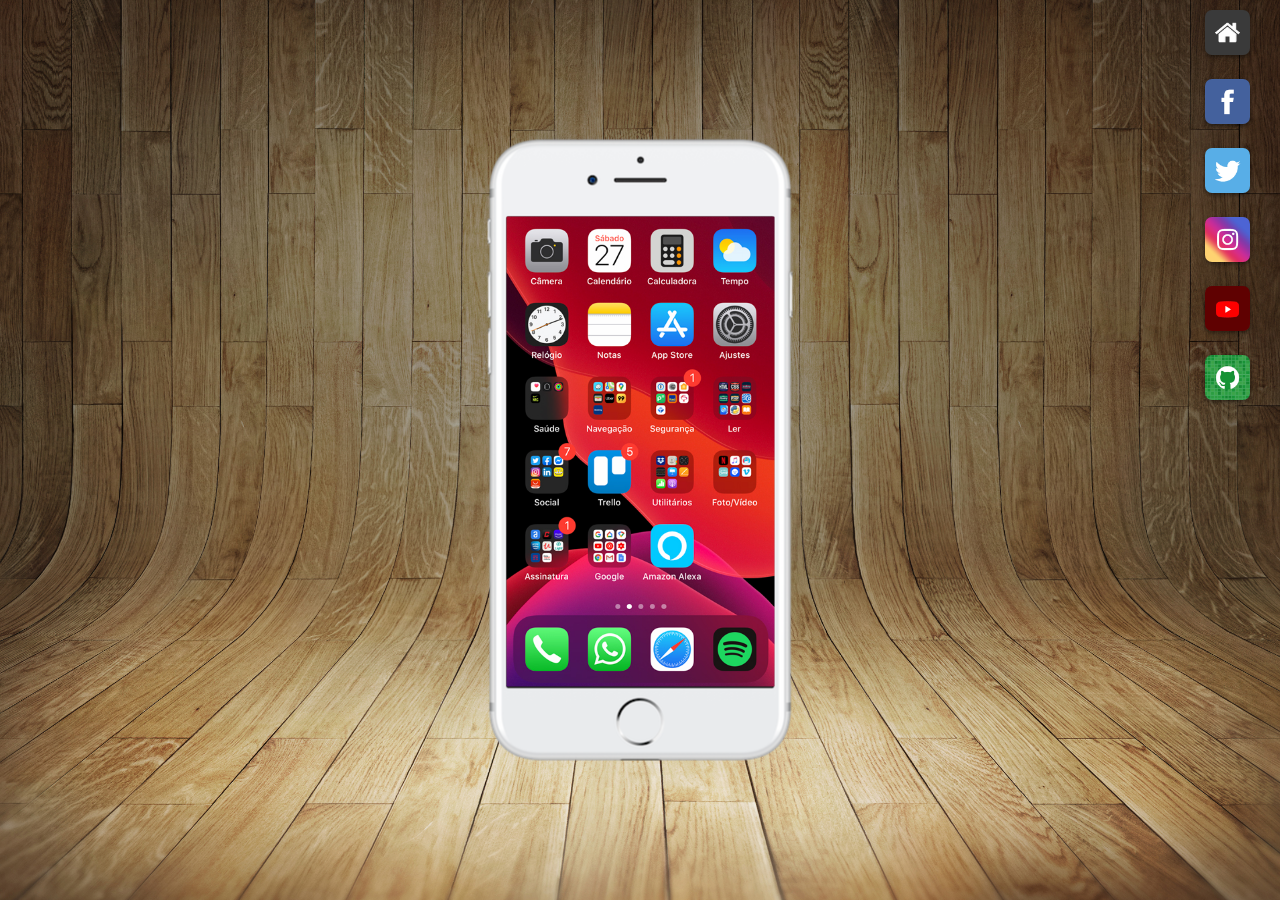
<file: index.html>
<!DOCTYPE html>
<html lang="pt-br">
<head>
    <meta charset="UTF-8">
    <meta http-equiv="X-UA-Compatible" content="IE=edge">
    <meta name="viewport" content="width=device-width, initial-scale=1.0">
    <title>Telefone</title>
    <link rel="shortcut icon" href="pacote-d013/favicon.ico" type="image/x-icon">
    <link rel="stylesheet" href="estilos/style.css">
</head>
<body>
    <main>
        <section id="telefone">
            <iframe src="home.html" frameborder="0" id="tela" name="tela"></iframe>
        </section>
        <section id="redes-sociais">
            <a href="home.html" target="tela" id="home"><img src="pacote-d013/imagens/logo-home.jpg" alt=""></a><br>
            <a href="facebook.html" target="tela" id="facebook"><img src="pacote-d013/imagens/logo-facebook.jpg" alt="" id=""></a><br>
            <a href="twitter.html" target="tela" id="twitter"><img src="pacote-d013/imagens/logo-twitter.jpg" alt=""></a><br>
            <a href="instagram.html" target="tela" id="instagram"><img src="pacote-d013/imagens/logo-instagram.jpg" alt=""></a><br>
            <a href="youtube.html" target="tela" id="youtube"><img src="pacote-d013/imagens/logo-youtube.jpg" alt=""></a><br>
            <a href="github.html" target="tela" id="github"><img src="pacote-d013/imagens/logo-github.jpg" alt=""></a><br>
        </section>
    </main>
</body>
</html>
</file>
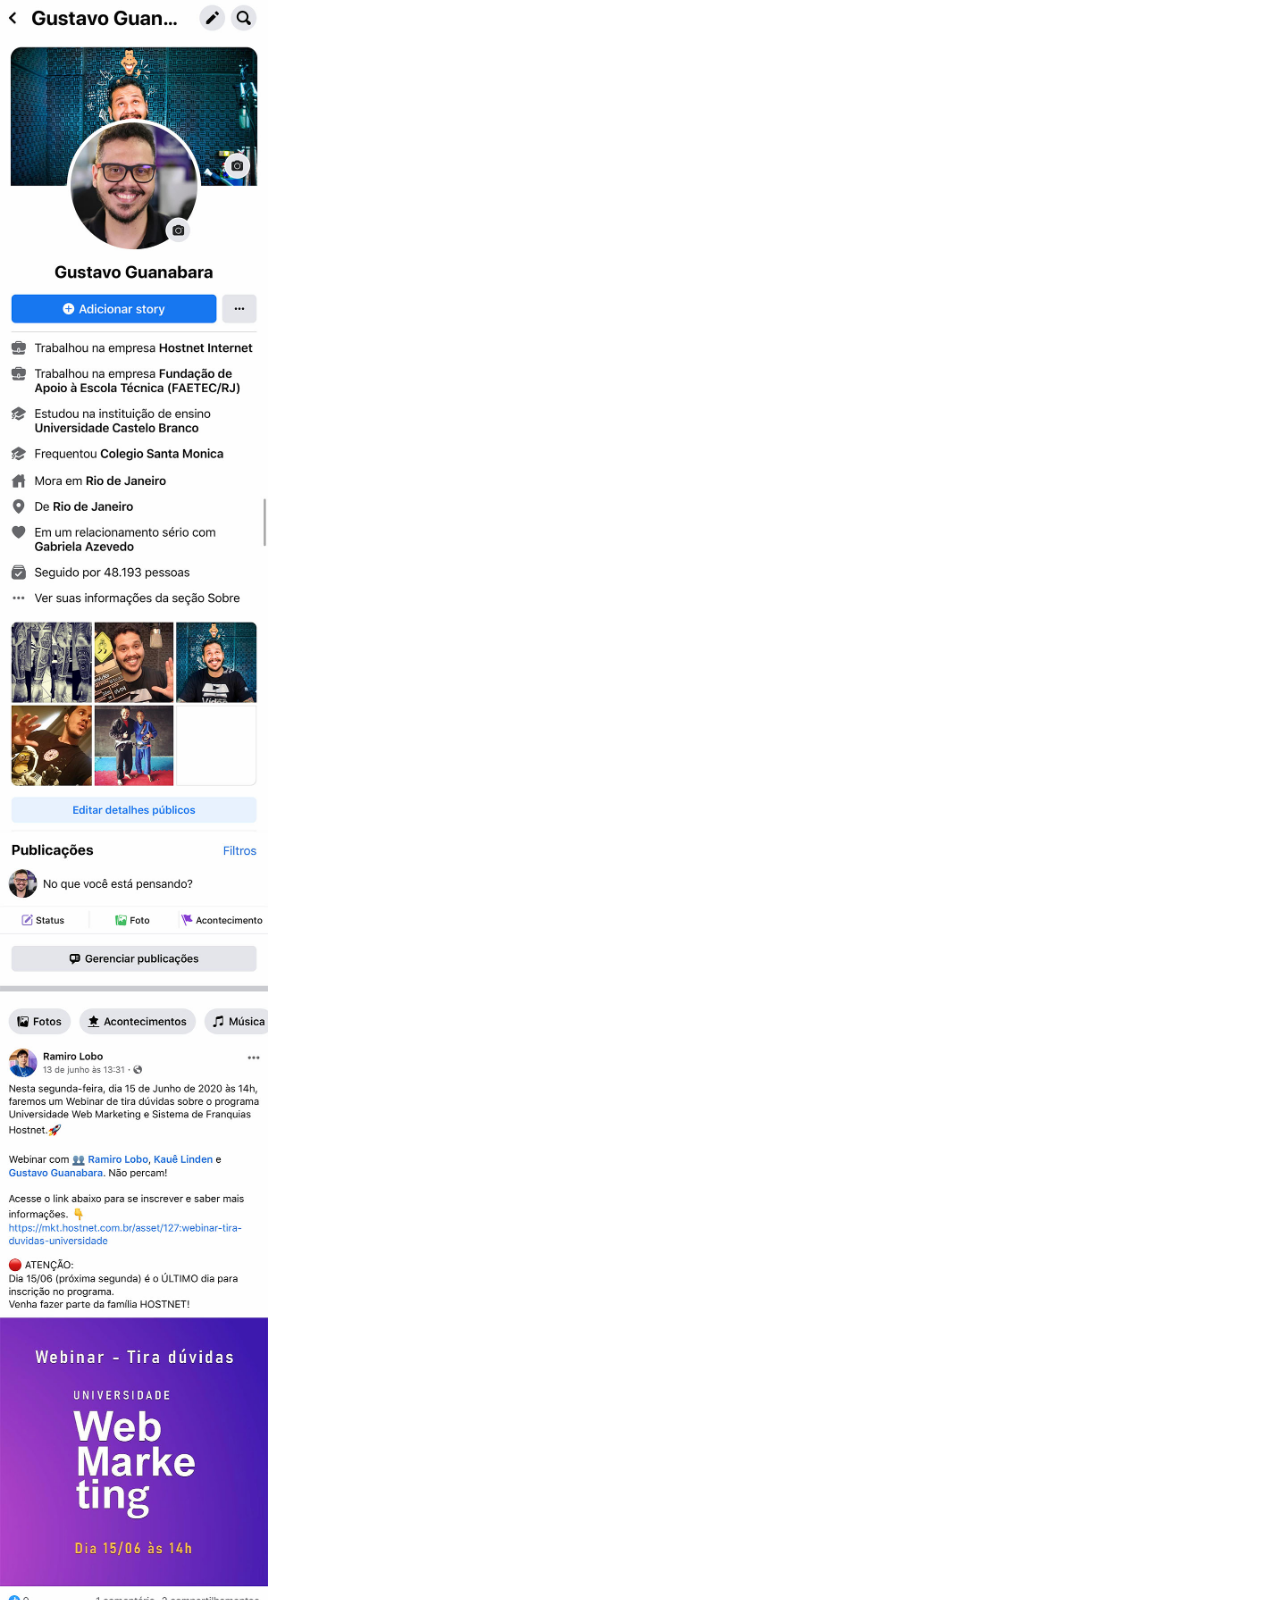
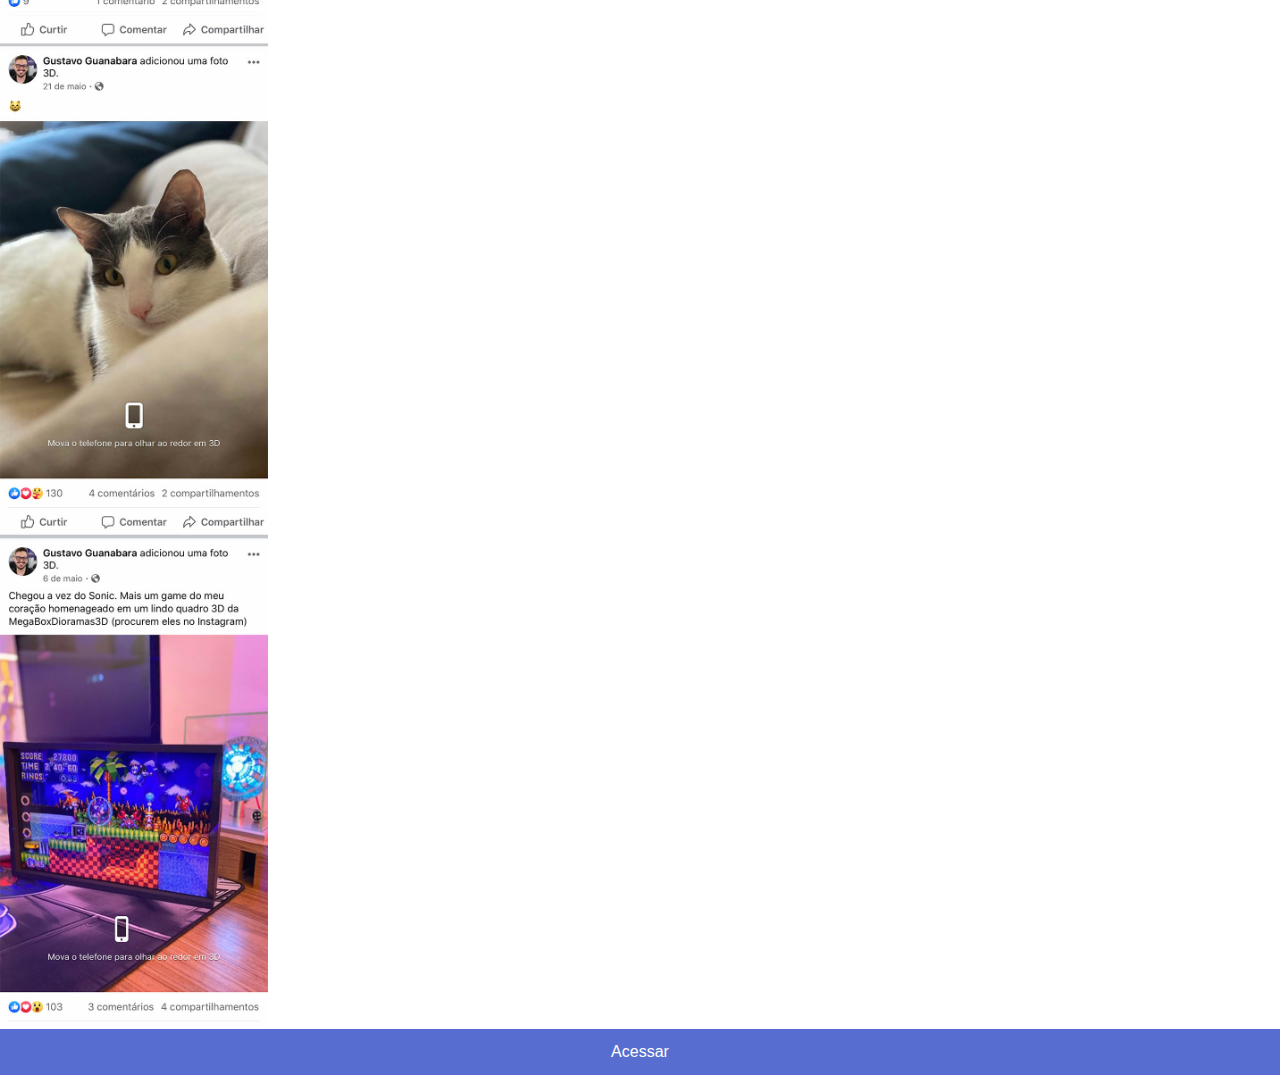
<file: facebook.html>
<!DOCTYPE html>
<html lang="pt-br">
<head>
    <meta charset="UTF-8">
    <meta http-equiv="X-UA-Compatible" content="IE=edge">
    <meta name="viewport" content="width=device-width, initial-scale=1.0">
    <title>Facebook</title>
    <link rel="stylesheet" href="estilos/sociais.css">
</head>
<body>
    <img src="pacote-d013/imagens/tela-facebook.jpg" alt="">
    <a href="http://facebook.com" target="_blank">Acessar</a>
</body>
</html>
</file>
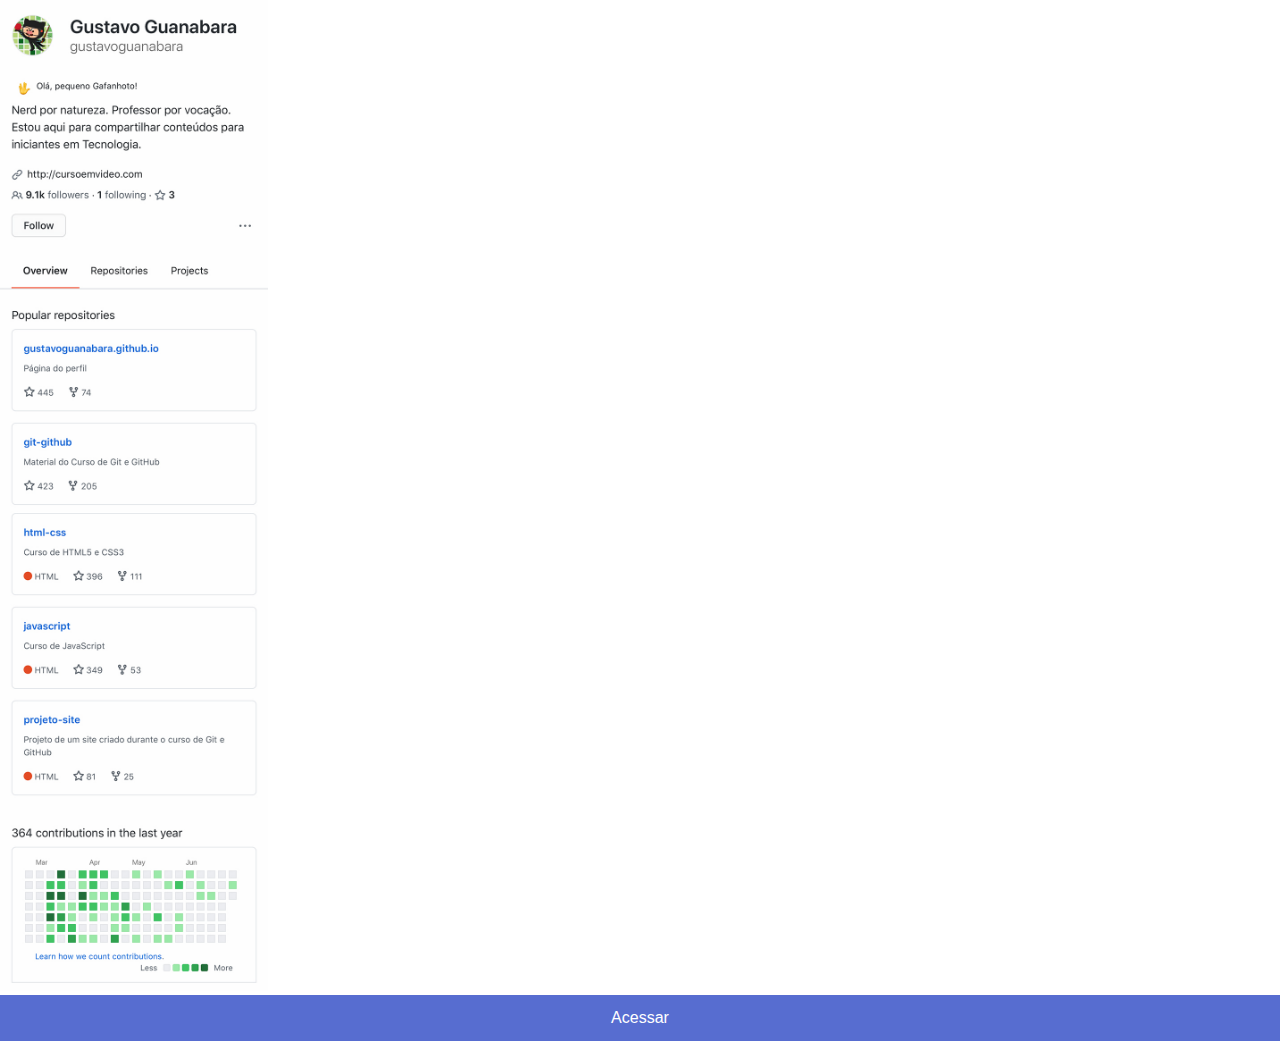
<file: github.html>
<!DOCTYPE html>
<html lang="pt-br">
<head>
    <meta charset="UTF-8">
    <meta http-equiv="X-UA-Compatible" content="IE=edge">
    <meta name="viewport" content="width=device-width, initial-scale=1.0">
    <title>Github</title>
    <link rel="stylesheet" href="estilos/sociais.css">
</head>
<body>
    <img src="pacote-d013/imagens/tela-github.jpg" alt="">
    <a href="https://github.com/leuxtc" target="_blank">Acessar</a>
</body>
</html>
</file>
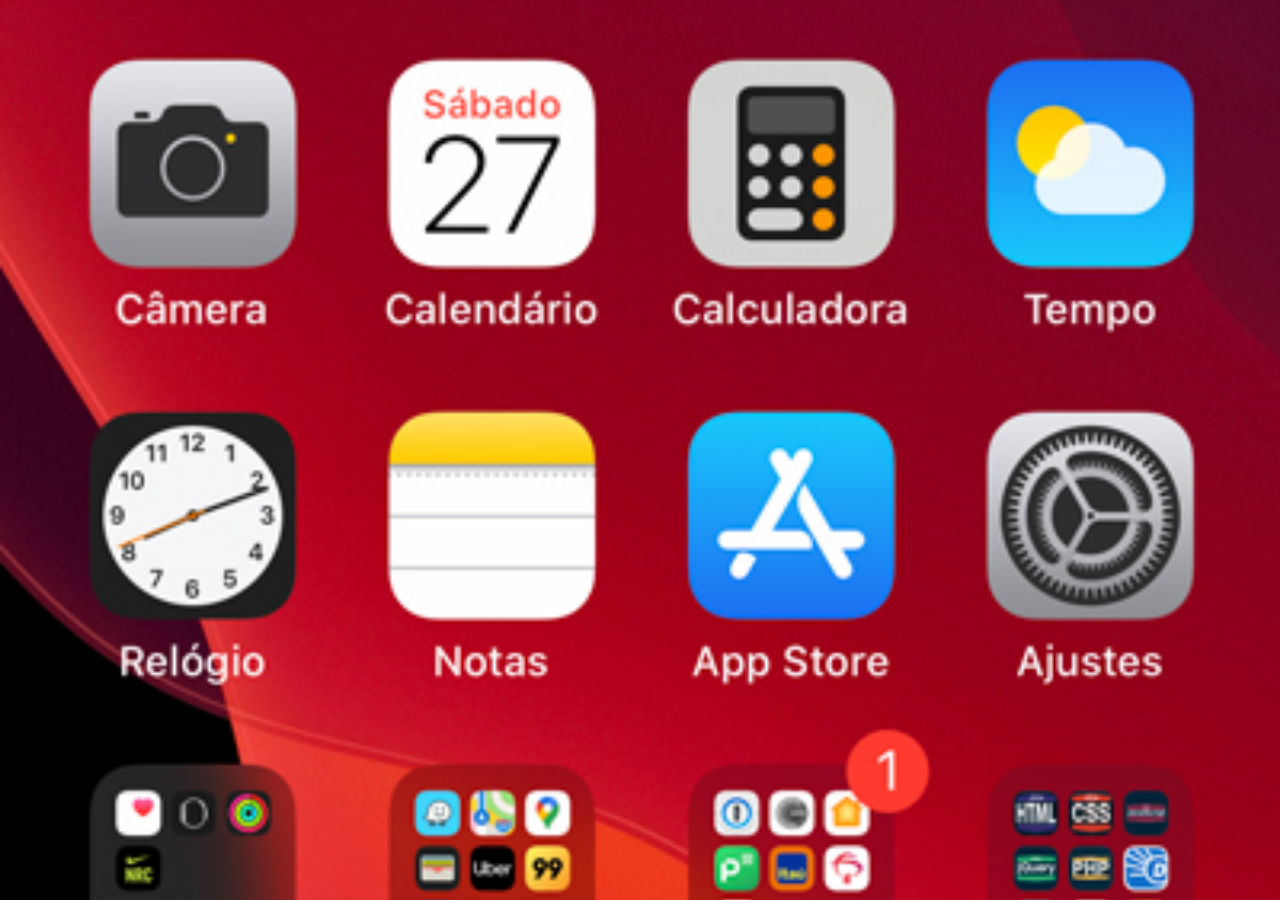
<file: home.html>
<!DOCTYPE html>
<html lang="pt-br">
<head>
    <meta charset="UTF-8">
    <meta http-equiv="X-UA-Compatible" content="IE=edge">
    <meta name="viewport" content="width=device-width, initial-scale=1.0">
    <title>Telefone</title>
    <style>
        * {
            margin: 0px;
            padding: 0px;
        }
        html, body {
            background: url('pacote-d013/imagens/tela-home.jpg') no-repeat top center;
            width: 100vw;
            height: 100vh;
            background-size: cover;
        }
    </style>
</head>
<body>
    
</body>
</html>
</file>
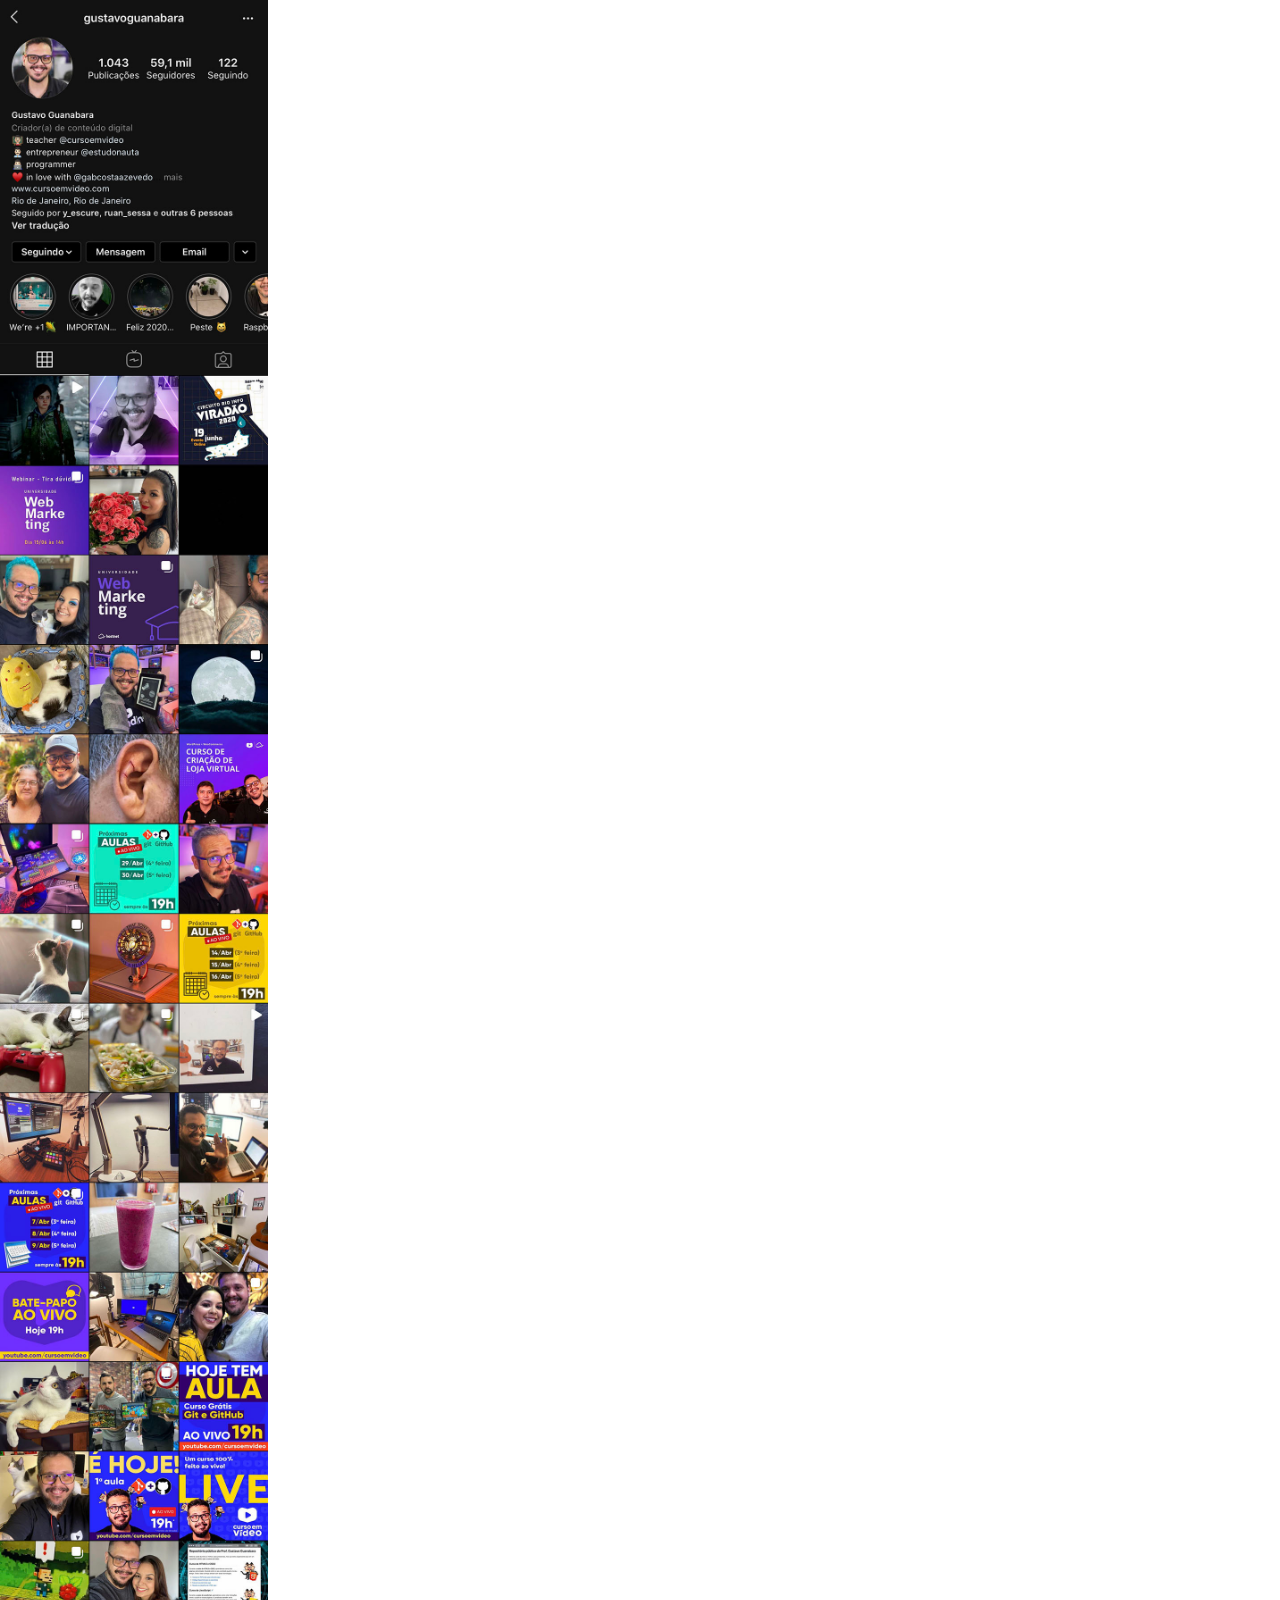
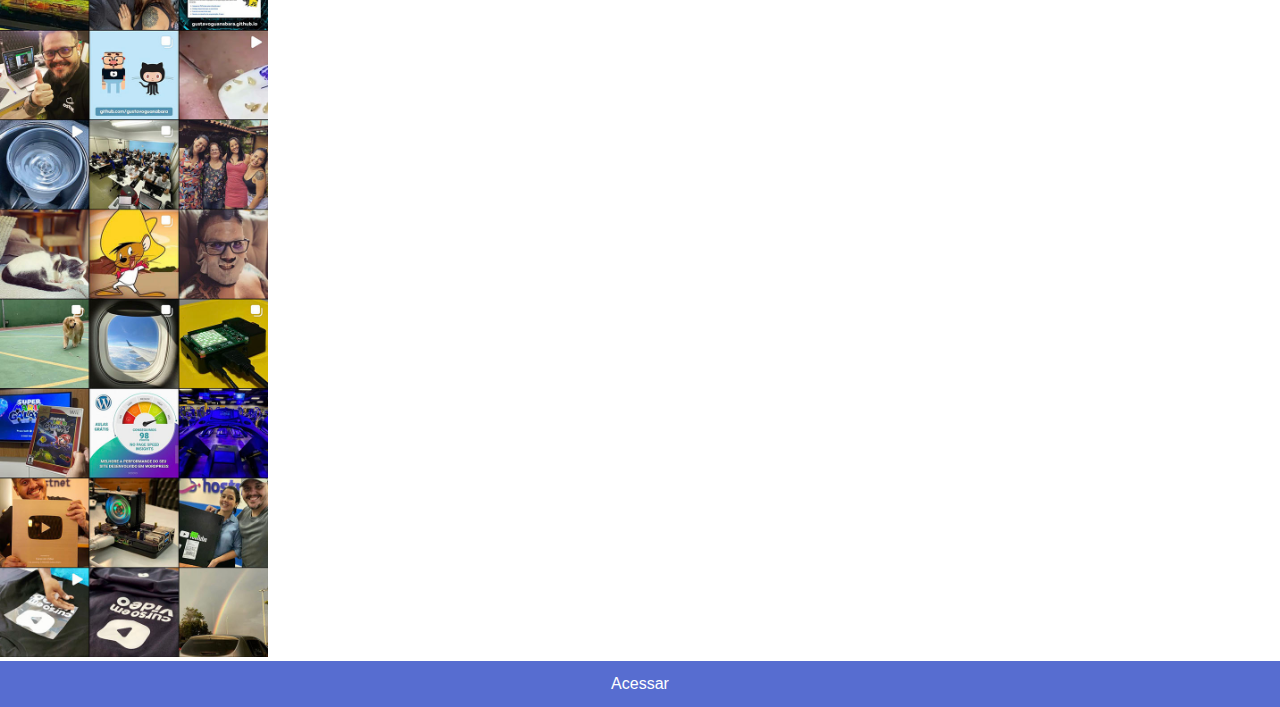
<file: instagram.html>
<!DOCTYPE html>
<html lang="pt-br">
<head>
    <meta charset="UTF-8">
    <meta http-equiv="X-UA-Compatible" content="IE=edge">
    <meta name="viewport" content="width=device-width, initial-scale=1.0">
    <title>Instagram</title>
    <link rel="stylesheet" href="estilos/sociais.css">
</head>
<body>
    <img src="pacote-d013/imagens/tela-instagram.jpg" alt="">
    <a href="http://instagram.com" target="_blank">Acessar</a>
</body>
</html>
</file>
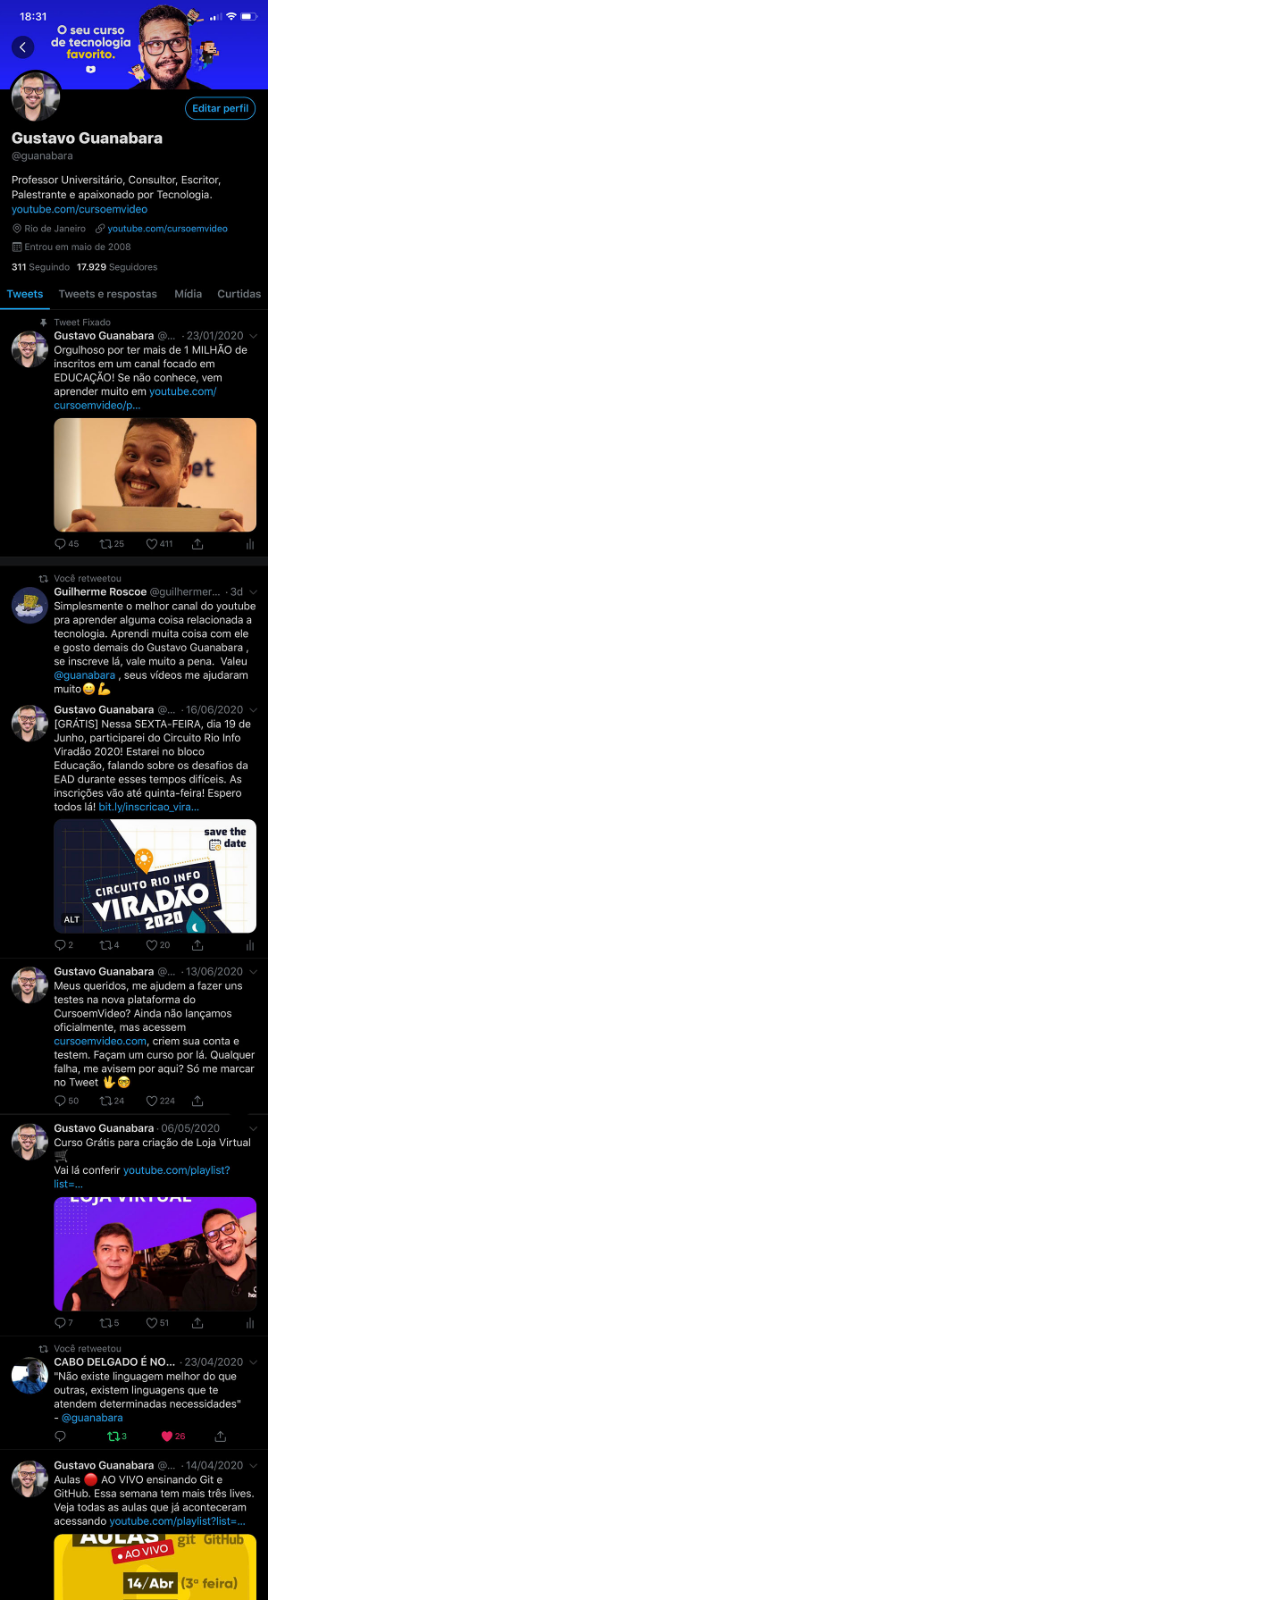
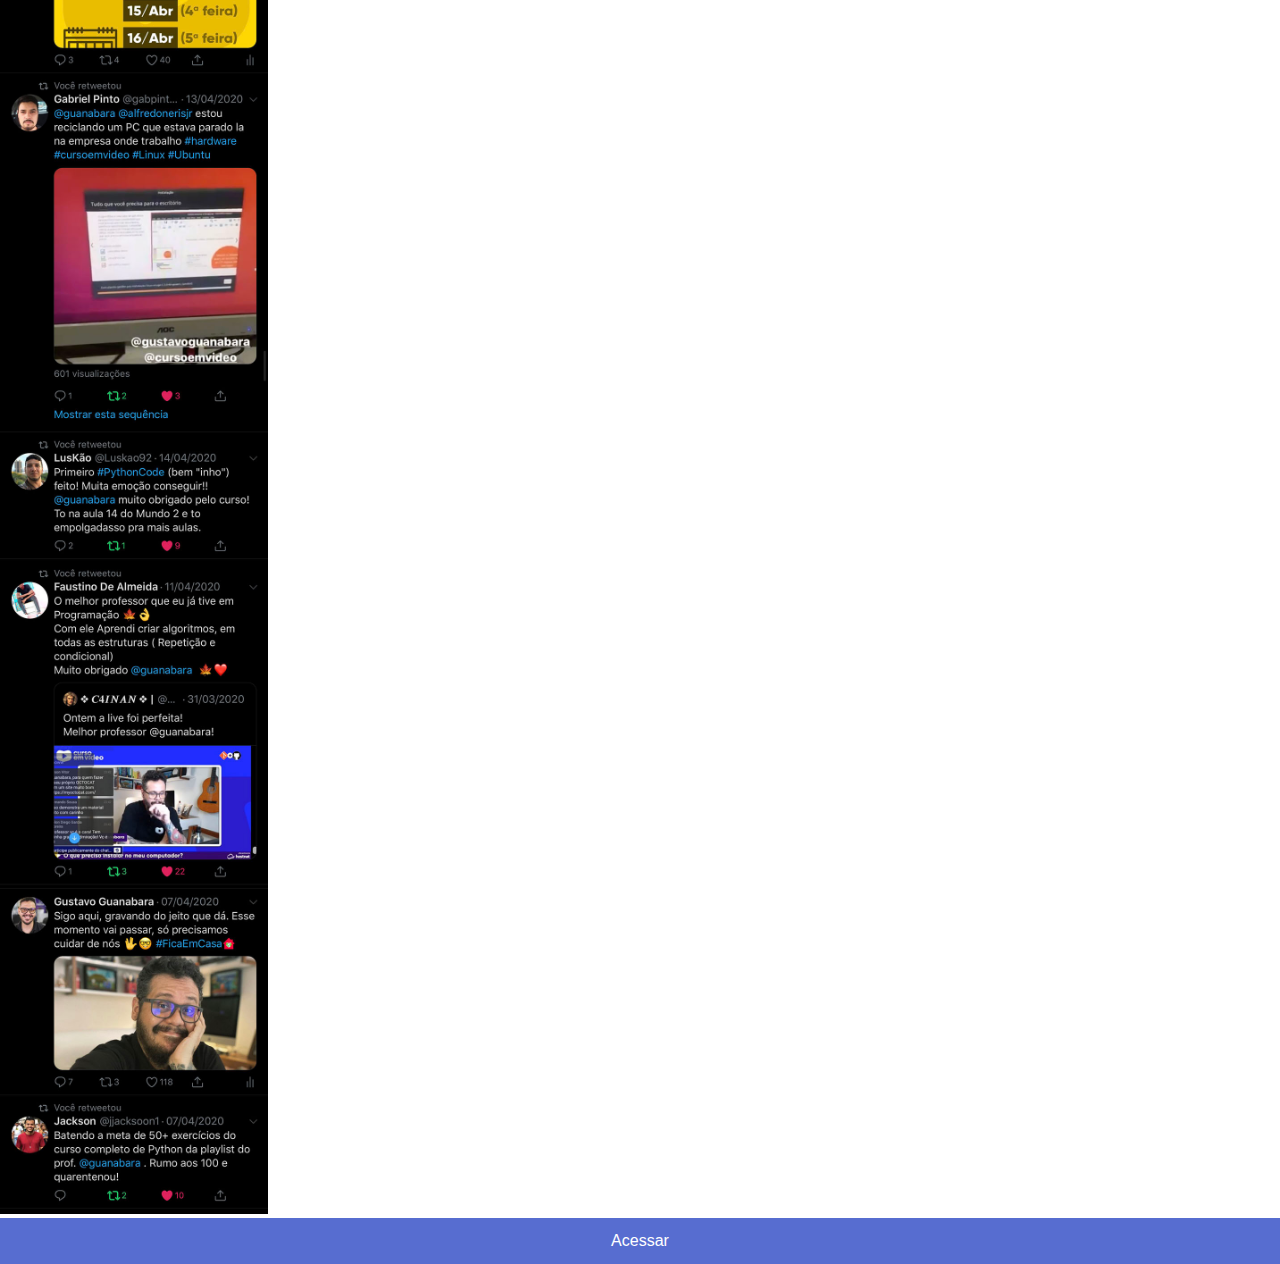
<file: twitter.html>
<!DOCTYPE html>
<html lang="pt-br">
<head>
    <meta charset="UTF-8">
    <meta http-equiv="X-UA-Compatible" content="IE=edge">
    <meta name="viewport" content="width=device-width, initial-scale=1.0">
    <title>Twitter</title>
    <link rel="stylesheet" href="estilos/sociais.css">
</head>
<body>
    <img src="pacote-d013/imagens/tela-twitter.jpg" alt="">
    <a href="http://twitter.com" target="_blank">Acessar</a>
</body>
</html>
</file>
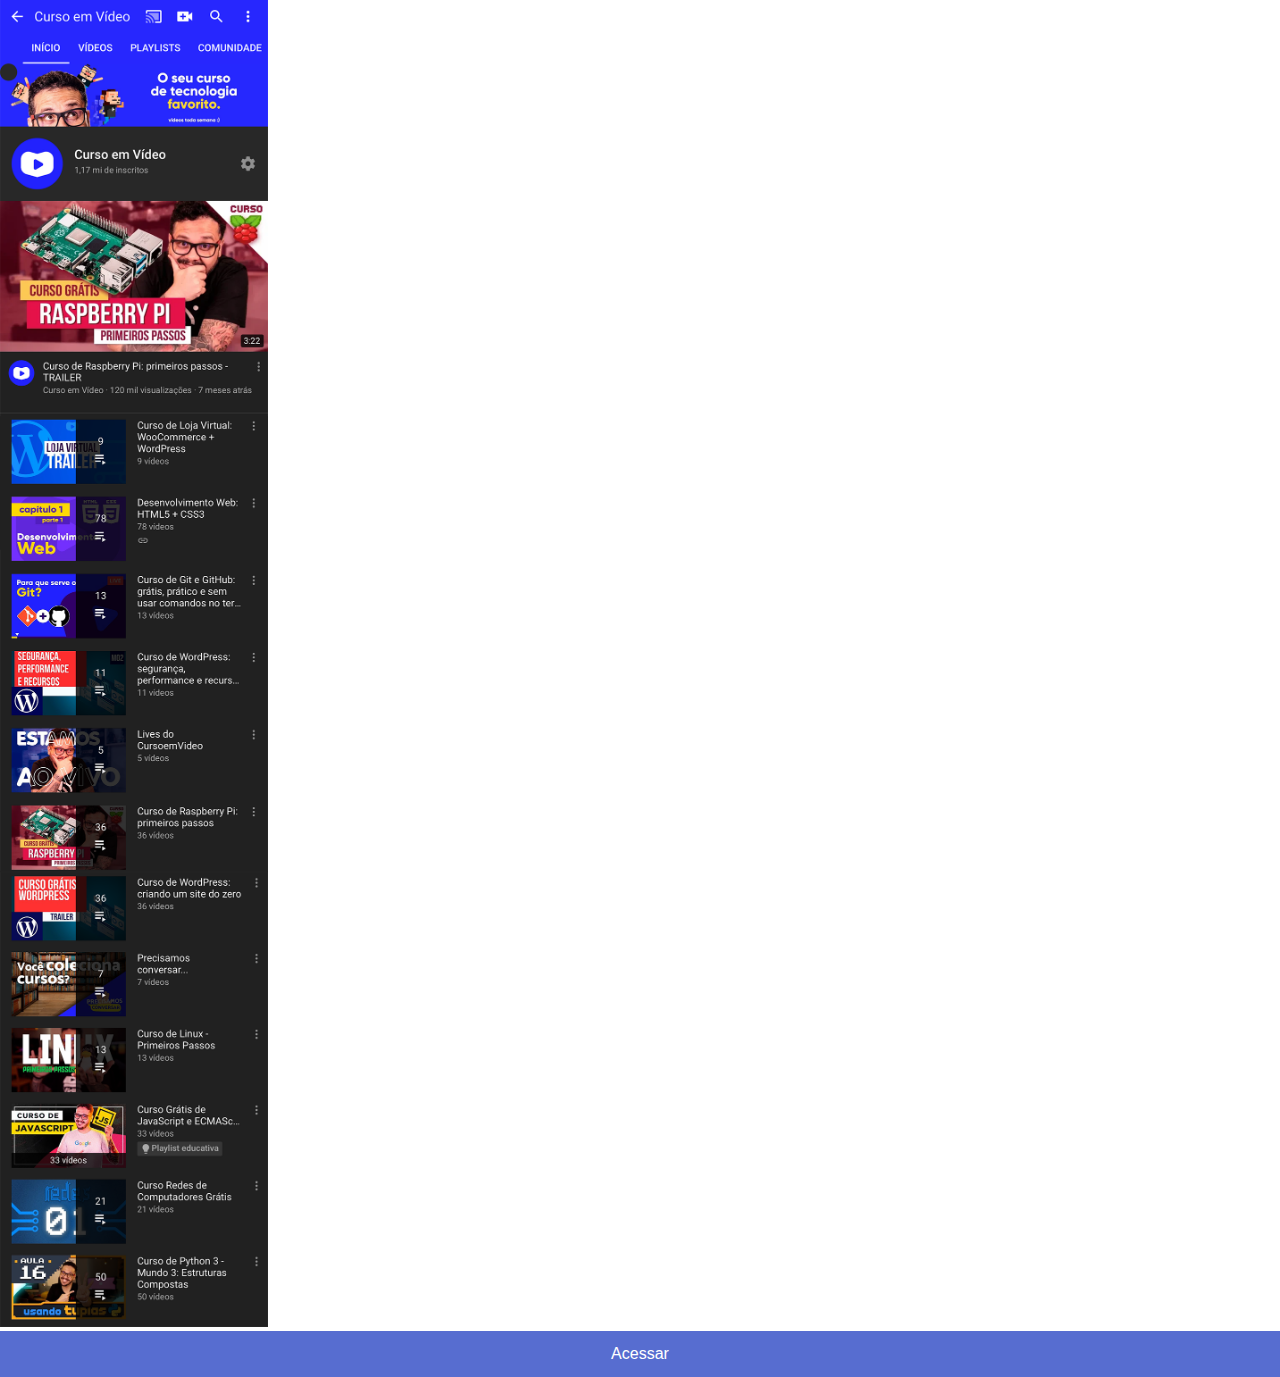
<file: youtube.html>
<!DOCTYPE html>
<html lang="pt-br">
<head>
    <meta charset="UTF-8">
    <meta http-equiv="X-UA-Compatible" content="IE=edge">
    <meta name="viewport" content="width=device-width, initial-scale=1.0">
    <title>Youtube</title>
    <link rel="stylesheet" href="estilos/sociais.css">
</head>
<body>
    <img src="pacote-d013/imagens/tela-youtube.png" alt="">
    <a href="http://youtube.com/cursoemvideo" target="_blank">Acessar</a>
</body>
</html>
</file>
<file: estilos/style.css>
@charset "UTF-8";

* {
    margin: 0px;
    padding: 0px;
}

html, body {
    width: 100vw;
    height: 100vh;
}

body {
    background: url('../pacote-d013/imagens/fundo-madeira.jpg') no-repeat center;
    background-size: cover; 
    background-attachment: fixed;
}

main {
    position: relative;
    height: 100vh;
}

section#telefone {
    position: absolute;
    top: 50%;
    left: 50%;
    transform: translate(-50%, -50%);

    width: 311px;
    height: 627px;

    background: url('../pacote-d013/imagens/frame-iphone.png') no-repeat;
}

iframe#tela {
    position: relative;
    top: 80px;
    left: 22px;
    width: 268px;
    height: 470px;   
}

section#redes-sociais img{
    position: relative;

    width: 45px;
    border-radius: 7px;
    margin: 10px;
    right: 20px;

    box-shadow: 0px 2px 4px rgba(0, 0, 0, 0.471);
}   

section#redes-sociais {
    text-align: right;
}

section#redes-sociais img:hover {
    transition: 0.4s;
    transform: translate(-11px, -10px);
    border: 2px solid white;
    transition: transform .5s, border 1px;
}
</file>
<file: estilos/sociais.css>
* {
    margin: 0%;
    padding: 0%;
    font-family: Arial, Helvetica, sans-serif;
}

html, body {
    background-size: cover;
}

::-webkit-scrollbar {
    width: 0px;
    height: 0px;
}

img {
    position: relative;

    width: 268px;
}

a {
    display: block;
    background-color: rgb(87, 109, 208);
    color: white;

    padding: 14px;
    text-align: center;
    text-decoration: none;
}

a:hover {
    background-color: rgb(87, 170, 208);
}
</file>
